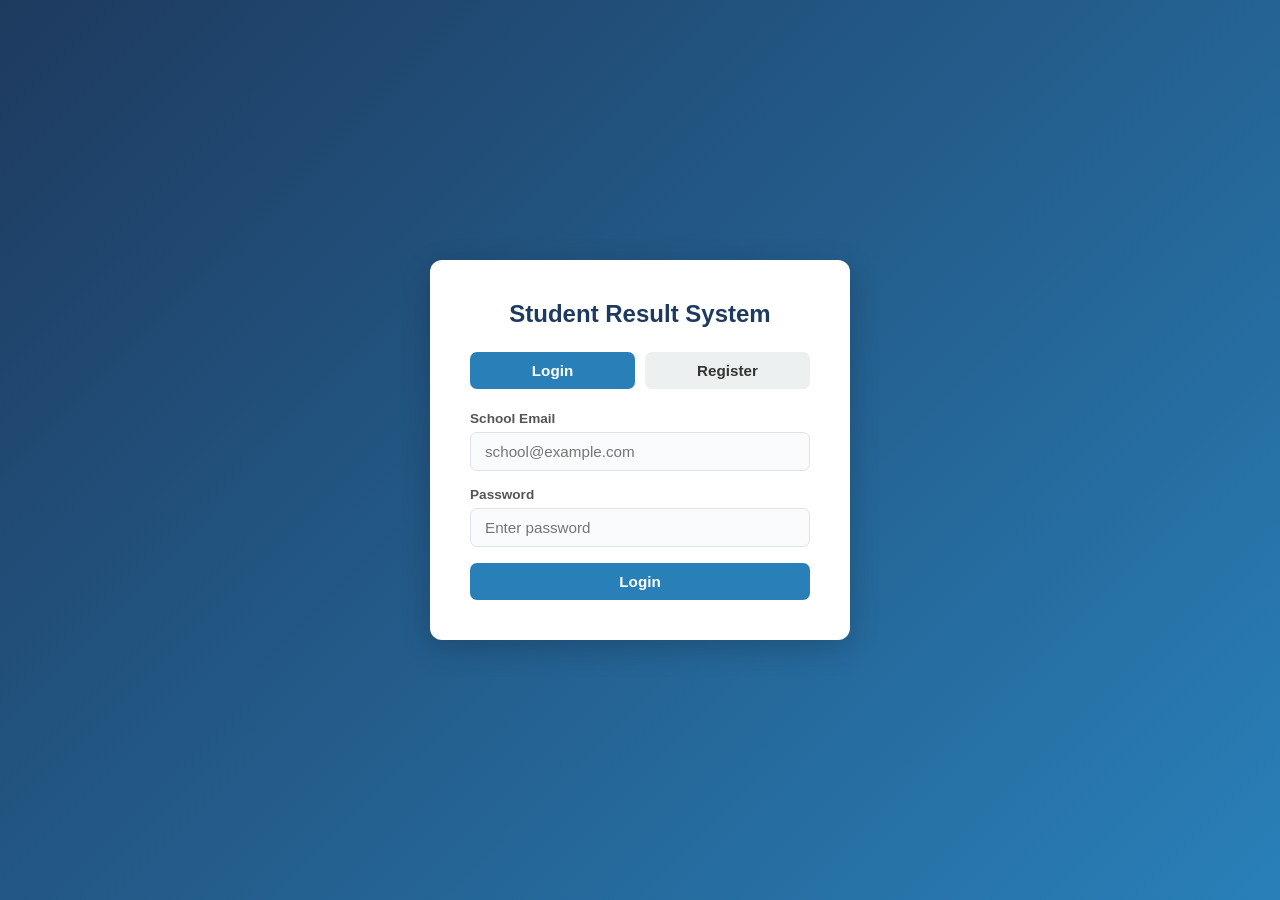
<file: frontend/index.html>
<!DOCTYPE html>
<html lang="en">
<head>
  <meta charset="UTF-8" />
  <meta name="viewport" content="width=device-width, initial-scale=1.0"/>
  <title>Login — Student Result System</title>
  <link rel="stylesheet" href="css/style.css"/>
</head>
<body>
<div class="auth-wrapper">
  <div class="auth-box">
    <h2>Student Result System</h2>

    <div id="tab-btns" style="display:flex;gap:10px;margin-bottom:22px;">
      <button class="btn btn-primary" style="flex:1" onclick="showTab('login')">Login</button>
      <button class="btn" style="flex:1;background:#ecf0f1;color:#333" onclick="showTab('register')">Register</button>
    </div>

    <div id="alert-box" class="alert"></div>

    <!-- Login Form -->
    <form id="login-form" onsubmit="doLogin(event)">
      <div class="form-group">
        <label>School Email</label>
        <input type="email" id="login-email" placeholder="school@example.com" required />
      </div>
      <div class="form-group">
        <label>Password</label>
        <input type="password" id="login-password" placeholder="Enter password" required />
      </div>
      <button type="submit" class="btn btn-primary btn-full">Login</button>
    </form>

    <!-- Register Form -->
    <form id="register-form" style="display:none" onsubmit="doRegister(event)">
      <div class="form-group">
        <label>School Name</label>
        <input type="text" id="reg-name" placeholder="e.g. Sunrise Academy" required />
      </div>
      <div class="form-group">
        <label>School Email</label>
        <input type="email" id="reg-email" placeholder="school@example.com" required />
      </div>
      <div class="form-group">
        <label>Password</label>
        <input type="password" id="reg-password" placeholder="Create a password" required />
      </div>
      <button type="submit" class="btn btn-success btn-full">Register School</button>
    </form>
  </div>
</div>

<script src="js/api.js"></script>
<script>
  if (getToken()) window.location.href = "dashboard.html";

  function showTab(tab) {
    document.getElementById("login-form").style.display = tab === "login" ? "block" : "none";
    document.getElementById("register-form").style.display = tab === "register" ? "block" : "none";
  }

  async function doLogin(e) {
    e.preventDefault();
    try {
      const data = await apiCall("POST", "/auth/login", {
        email: document.getElementById("login-email").value,
        password: document.getElementById("login-password").value,
      });
      setToken(data.access_token);
      window.location.href = "dashboard.html";
    } catch (err) {
      showAlert("alert-box", err.message, "error");
    }
  }

  async function doRegister(e) {
    e.preventDefault();
    const btn = e.target.querySelector("button[type=submit]");
    btn.textContent = "Registering...";
    btn.disabled = true;
    try {
      const data = await apiCall("POST", "/auth/register", {
        name: document.getElementById("reg-name").value,
        email: document.getElementById("reg-email").value,
        password: document.getElementById("reg-password").value,
      });
      setToken(data.access_token);
      window.location.href = "dashboard.html";
    } catch (err) {
      showAlert("alert-box", err.message || "Cannot connect to server. Make sure the backend is running.", "error");
      btn.textContent = "Register School";
      btn.disabled = false;
    }
  }
</script>
</body>
</html>
</file>
<file: frontend/css/style.css>
* {
  margin: 0;
  padding: 0;
  box-sizing: border-box;
}

body {
  font-family: 'Segoe UI', Tahoma, Geneva, Verdana, sans-serif;
  background: #f0f4f8;
  color: #333;
}

/* Navbar */
.navbar {
  background: #1e3a5f;
  color: white;
  padding: 14px 30px;
  display: flex;
  justify-content: space-between;
  align-items: center;
  box-shadow: 0 2px 8px rgba(0,0,0,0.2);
}

.navbar h1 {
  font-size: 1.2rem;
  letter-spacing: 0.5px;
}

.navbar a {
  color: #aad4f5;
  text-decoration: none;
  margin-left: 20px;
  font-size: 0.9rem;
  transition: color 0.2s;
}

.navbar a:hover { color: white; }

.logout-btn {
  background: #e74c3c;
  color: white !important;
  padding: 6px 14px;
  border-radius: 5px;
  cursor: pointer;
}

/* Container */
.container {
  max-width: 960px;
  margin: 40px auto;
  padding: 0 20px;
}

/* Card */
.card {
  background: white;
  border-radius: 10px;
  padding: 28px;
  box-shadow: 0 2px 12px rgba(0,0,0,0.08);
  margin-bottom: 24px;
}

.card h2 {
  color: #1e3a5f;
  margin-bottom: 20px;
  font-size: 1.2rem;
  border-bottom: 2px solid #e8f0fe;
  padding-bottom: 10px;
}

/* Auth page */
.auth-wrapper {
  min-height: 100vh;
  display: flex;
  align-items: center;
  justify-content: center;
  background: linear-gradient(135deg, #1e3a5f, #2980b9);
}

.auth-box {
  background: white;
  padding: 40px;
  border-radius: 12px;
  width: 100%;
  max-width: 420px;
  box-shadow: 0 8px 30px rgba(0,0,0,0.2);
}

.auth-box h2 {
  text-align: center;
  color: #1e3a5f;
  margin-bottom: 24px;
  font-size: 1.5rem;
}

.auth-box p {
  text-align: center;
  margin-top: 16px;
  font-size: 0.9rem;
  color: #666;
}

.auth-box a { color: #2980b9; text-decoration: none; }

/* Form */
.form-group {
  margin-bottom: 16px;
}

.form-group label {
  display: block;
  font-size: 0.85rem;
  font-weight: 600;
  color: #555;
  margin-bottom: 6px;
}

.form-group input,
.form-group select {
  width: 100%;
  padding: 10px 14px;
  border: 1.5px solid #dde3ec;
  border-radius: 7px;
  font-size: 0.95rem;
  transition: border-color 0.2s;
  background: #fafbfc;
}

.form-group input:focus,
.form-group select:focus {
  outline: none;
  border-color: #2980b9;
  background: white;
}

/* Buttons */
.btn {
  display: inline-block;
  padding: 10px 22px;
  border: none;
  border-radius: 7px;
  font-size: 0.95rem;
  font-weight: 600;
  cursor: pointer;
  transition: opacity 0.2s, transform 0.1s;
}

.btn:hover { opacity: 0.88; }
.btn:active { transform: scale(0.98); }

.btn-primary { background: #2980b9; color: white; }
.btn-success { background: #27ae60; color: white; }
.btn-danger  { background: #e74c3c; color: white; }
.btn-full    { width: 100%; }

/* Table */
.table-wrap { overflow-x: auto; }

table {
  width: 100%;
  border-collapse: collapse;
  font-size: 0.93rem;
}

th {
  background: #1e3a5f;
  color: white;
  padding: 11px 14px;
  text-align: left;
  font-weight: 600;
}

td {
  padding: 10px 14px;
  border-bottom: 1px solid #eef1f6;
}

tr:hover td { background: #f5f8ff; }

/* Grade badges */
.grade {
  display: inline-block;
  padding: 3px 10px;
  border-radius: 12px;
  font-weight: 700;
  font-size: 0.85rem;
}

.grade-A\+ { background: #d4edda; color: #155724; }
.grade-A   { background: #cce5ff; color: #004085; }
.grade-B   { background: #fff3cd; color: #856404; }
.grade-C   { background: #fde8c8; color: #7d4600; }
.grade-D   { background: #f8d7da; color: #721c24; }
.grade-F   { background: #f5c6cb; color: #491217; }

.pass  { color: #27ae60; font-weight: 700; }
.fail  { color: #e74c3c; font-weight: 700; }

/* Dashboard stats */
.stats-grid {
  display: grid;
  grid-template-columns: repeat(auto-fit, minmax(160px, 1fr));
  gap: 16px;
  margin-bottom: 24px;
}

.stat-card {
  background: white;
  border-radius: 10px;
  padding: 22px;
  text-align: center;
  box-shadow: 0 2px 10px rgba(0,0,0,0.07);
  border-top: 4px solid #2980b9;
}

.stat-card .number {
  font-size: 2rem;
  font-weight: 700;
  color: #1e3a5f;
}

.stat-card .label {
  font-size: 0.85rem;
  color: #777;
  margin-top: 4px;
}

/* Alert messages */
.alert {
  padding: 12px 16px;
  border-radius: 7px;
  margin-bottom: 16px;
  font-size: 0.9rem;
  display: none;
}

.alert-success { background: #d4edda; color: #155724; border: 1px solid #c3e6cb; }
.alert-error   { background: #f8d7da; color: #721c24; border: 1px solid #f5c6cb; }

/* Inline form row */
.form-row {
  display: grid;
  grid-template-columns: 1fr 1fr;
  gap: 14px;
}

@media (max-width: 600px) {
  .form-row { grid-template-columns: 1fr; }
  .stats-grid { grid-template-columns: 1fr 1fr; }
}
</file>
